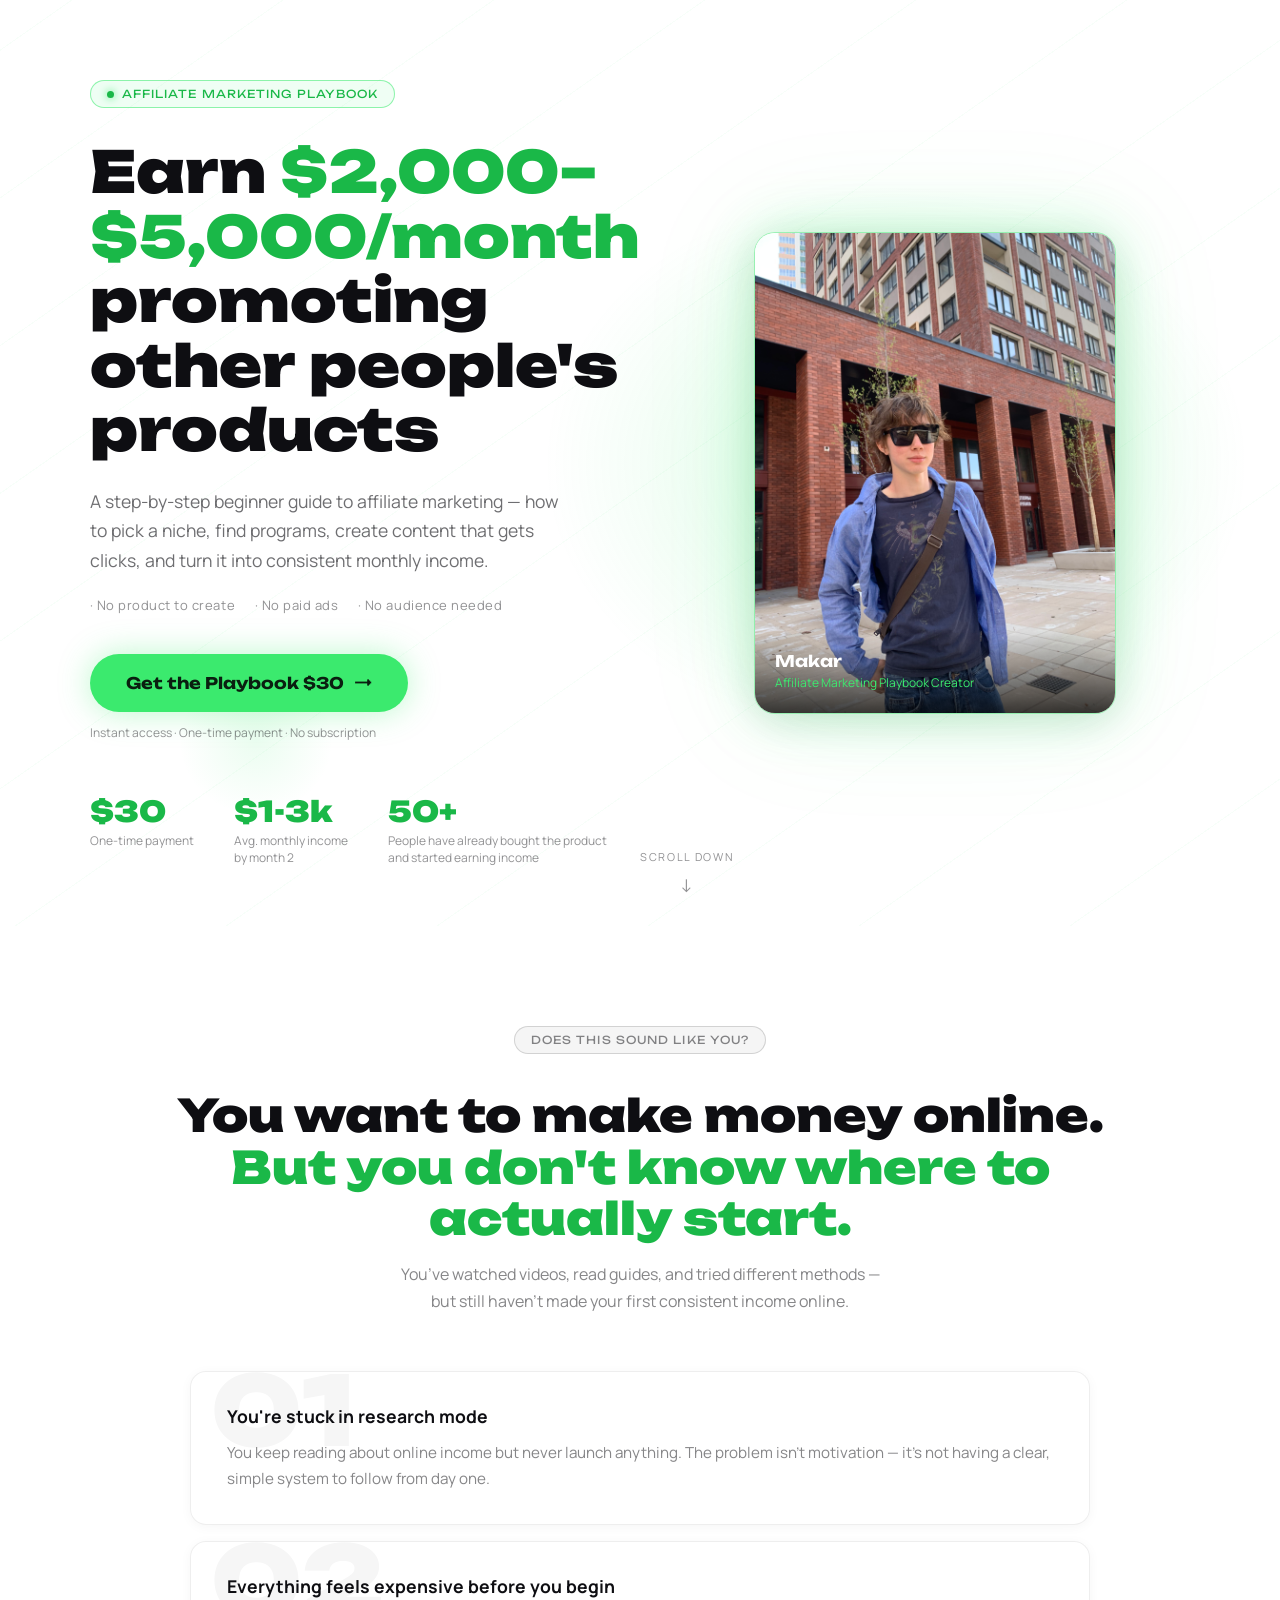
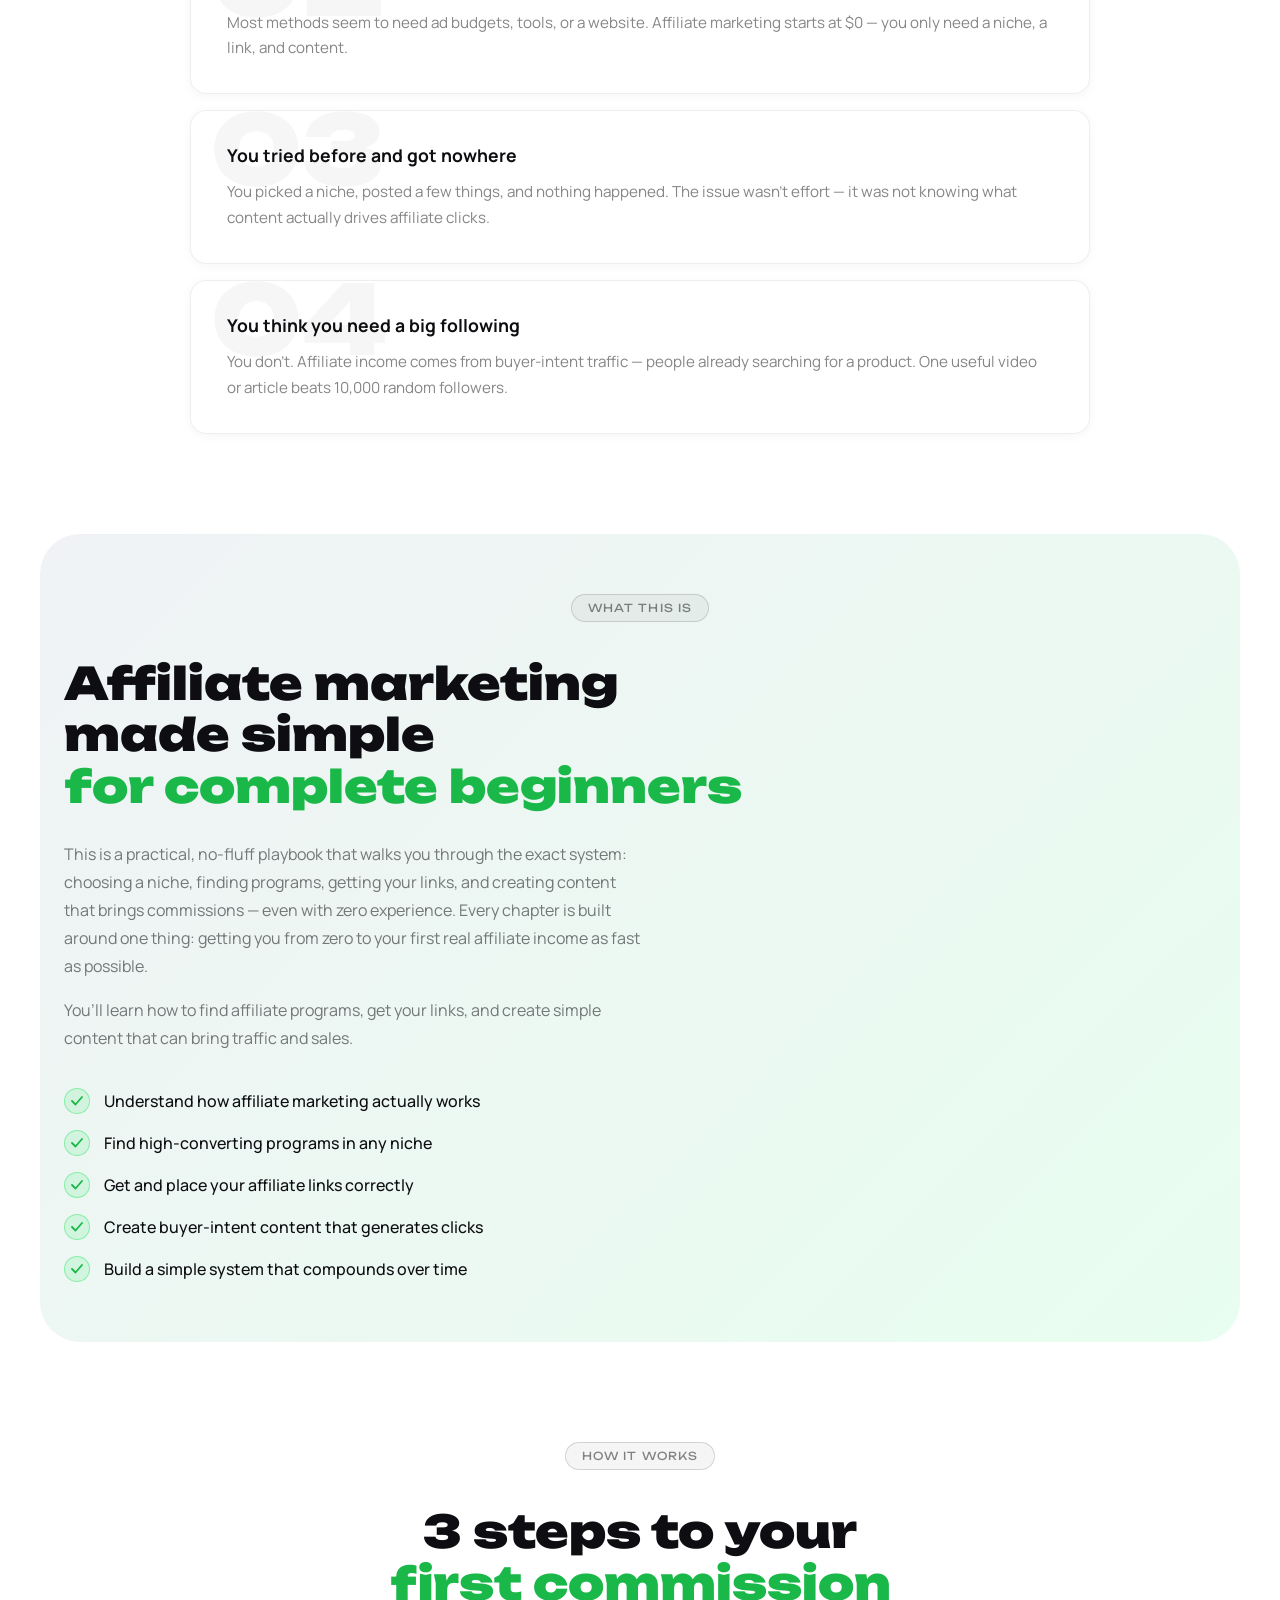
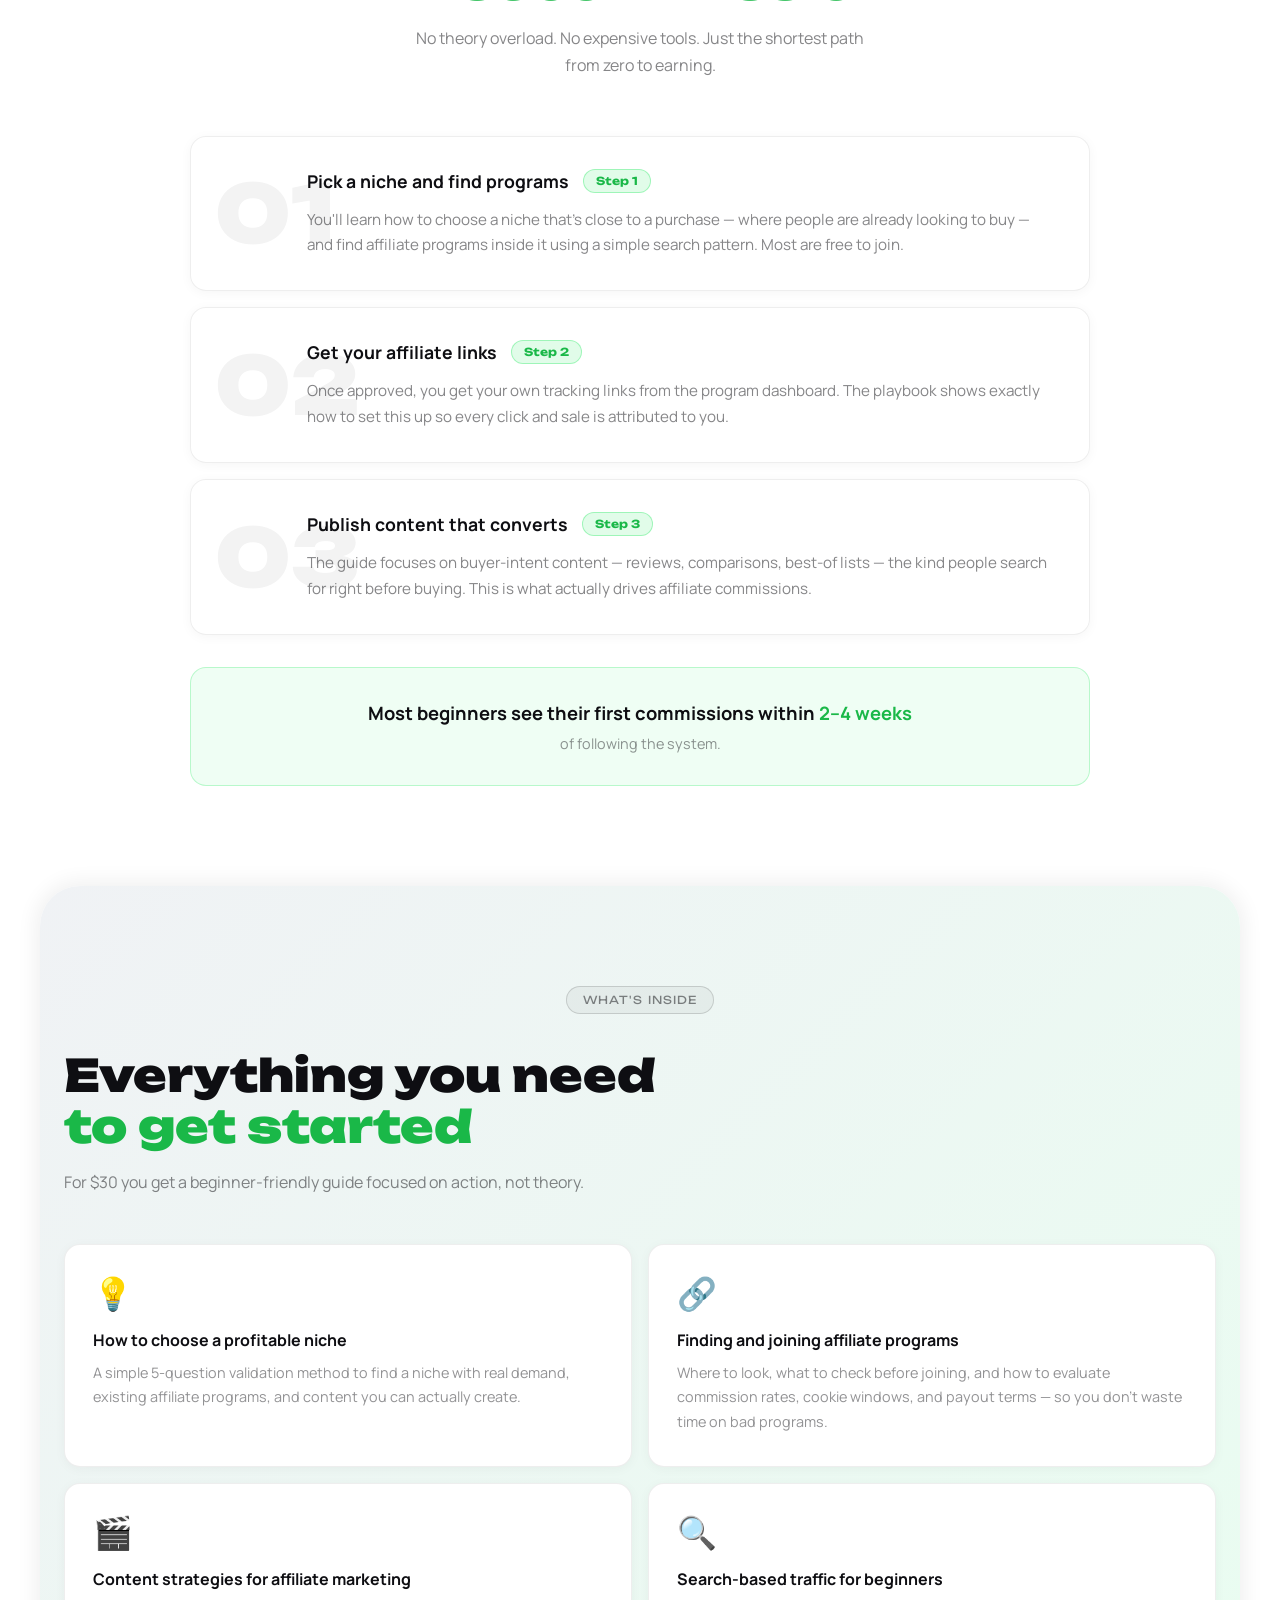
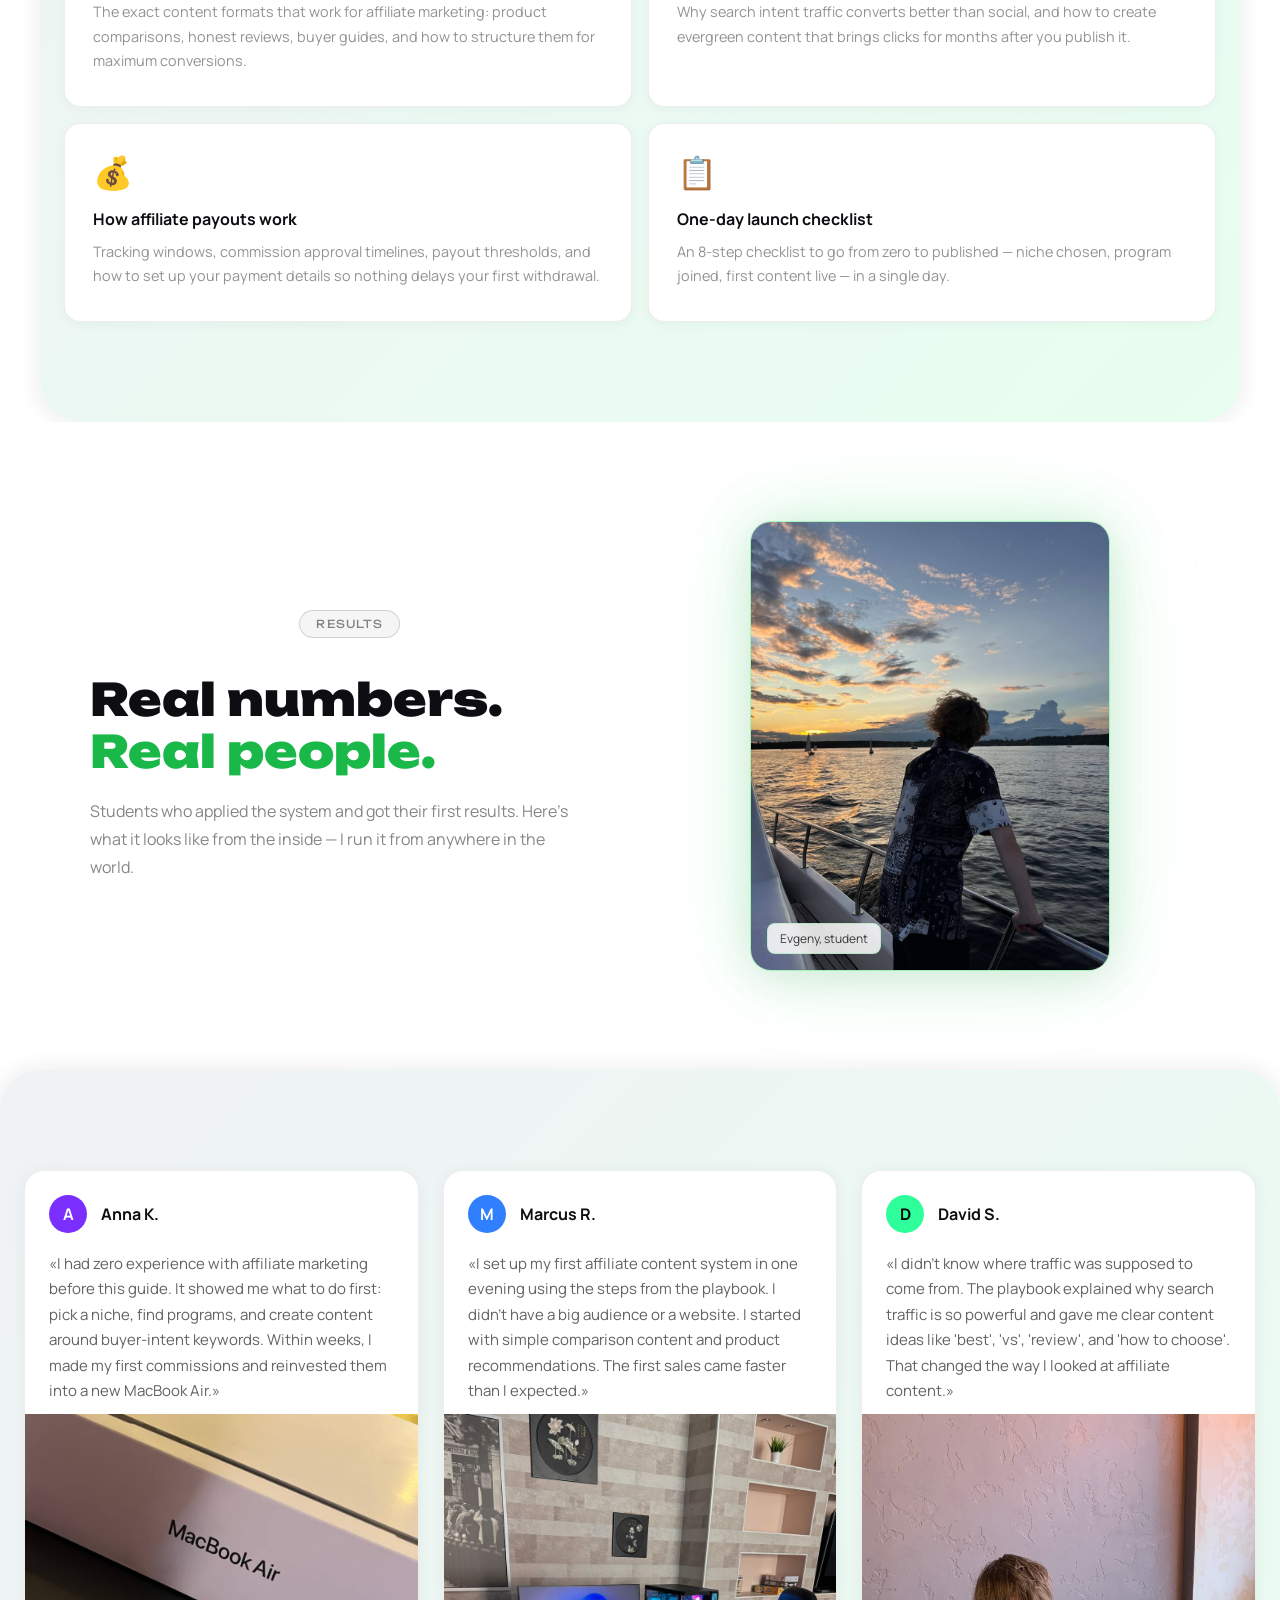
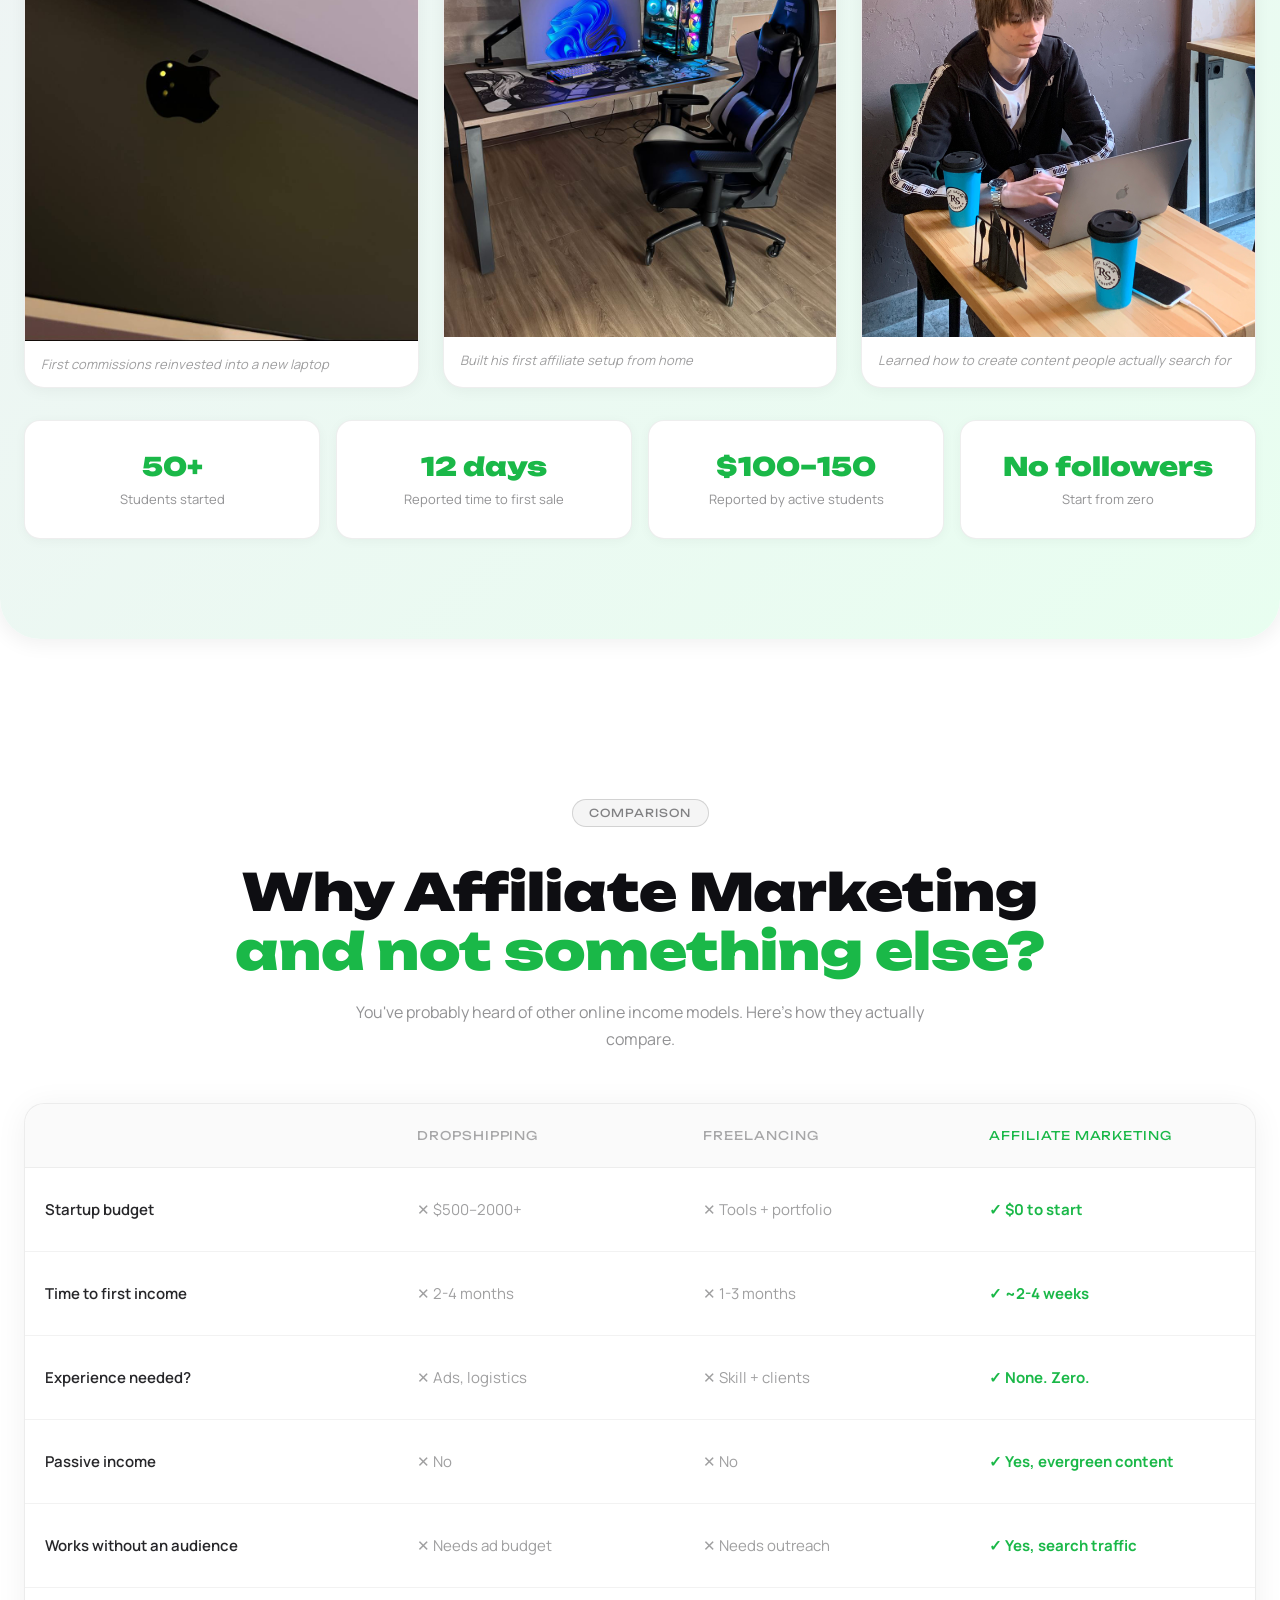
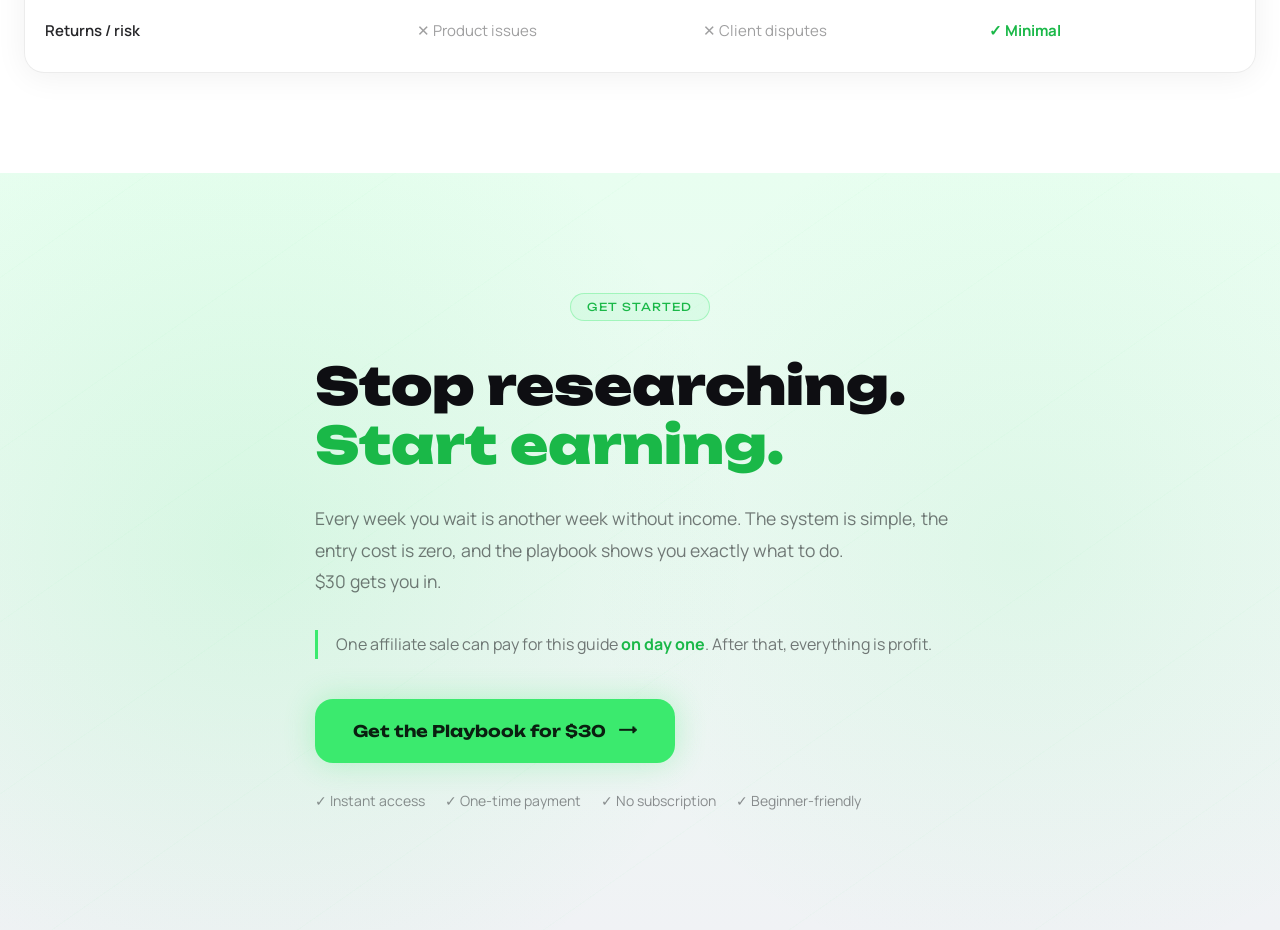
<file: index (2).html>
<!DOCTYPE html>
<html lang="ru">
<head>
  <meta charset="UTF-8">
  <meta name="viewport" content="width=device-width, initial-scale=1.0">
  <title>Affiliate marketing playbook</title>
  <link rel="preconnect" href="https://fonts.googleapis.com">
  <link href="https://fonts.googleapis.com/css2?family=Unbounded:wght@700;900&family=Manrope:wght@400;500;600&display=swap" rel="stylesheet">
  <link rel="stylesheet" href="style.css">
  <link rel="stylesheet" href="mobile_fix.css">
  <link rel="icon" type="image/png" href="iicon.png">
  <link rel="apple-touch-icon" href="iicon.png">
  <link rel="shortcut icon" href="iicon.png">
</head>
<body>

<!-- ───── HERO ───── -->
<section class="hero">

  <div class="hero-left">

    <div class="badge">
      <span class="badge-dot"></span>
      AFFILIATE MARKETING PLAYBOOK
    </div>

    <h1 class="hero-title">
      Earn <span class="accent">$2,000–$5,000/month</span><br>
       promoting other people's products
    </h1>

    <p class="hero-sub">
      A step-by-step beginner guide to affiliate marketing — how to pick a niche, find programs, create content that gets clicks, and turn it into consistent monthly income.
    </p>

    <p class="hero-micro">
<span>· No product to create</span>
<span>· No paid ads</span>
<span>· No audience needed</span>
    </p>

    <a href="https://app.lava.top/products/9e817cb9-c4a7-451c-b0ca-8f3cc62a3b73" class="btn-cta">
      Get the Playbook $30
      <span class="btn-arrow">⭢</span>
    </a>
    <span class="btn-hint">Instant access · One-time payment · No subscription</span>

    <div class="stats">
      <div>
        <div class="stat-val">$30</div>
        <div class="stat-label">One-time payment</div>
      </div>
      <div>
        <div class="stat-val">$1-3k</div>
        <div class="stat-label">Avg. monthly income  <br>by month 2</div>
      </div>
      <div>
        <div class="stat-val">50+</div>
        <div class="stat-label">People have already bought the product <br>and started earning income
        </div>
      </div>
    </div>

  </div>

  <div class="hero-right">

    <div class="photo-card">
      <img class="photo-img" src="IMG_9876.jpg" alt="Автор">
      <div class="photo-card-label">
        <div class="photo-card-name">Makar</div>
        <div class="photo-card-role">Affiliate Marketing Playbook Creator</div>
      </div>
    </div>

  </div>

  <div class="scroll-hint">
    SCROLL DOWN
    <span class="scroll-arrow">↓</span>
  </div>

</section>

<!-- ───── PAIN SECTION ───── -->
<section class="pain">

  <div class="section-badge">DOES THIS SOUND LIKE YOU?</div>

  <h2 class="pain-title">
    You want to make money online.

    <span class="accent">But you don't know where to <br>actually start.</span>
  </h2>

  <p class="pain-sub">
You’ve watched videos, read guides, and tried different methods — but still haven’t made your first consistent income online.
  </p>

  <div class="pain-cards">

    <div class="pain-card" data-num="01">
      <div class="pain-card-title">You're stuck in research mode</div>
      <div class="pain-card-text">You keep reading about online income but never launch anything. The problem isn't motivation — it's not having a clear, simple system to follow from day one.</div>
    </div>

    <div class="pain-card" data-num="02">
      <div class="pain-card-title">Everything feels expensive before you begin</div>
      <div class="pain-card-text">Most methods seem to need ad budgets, tools, or a website. Affiliate marketing starts at $0 — you only need a niche, a link, and content.</div>
    </div>

    <div class="pain-card" data-num="03">
      <div class="pain-card-title">You tried before and got nowhere</div>
      <div class="pain-card-text">You picked a niche, posted a few things, and nothing happened. The issue wasn't effort — it was not knowing what content actually drives affiliate clicks.</div>
    </div>

    <div class="pain-card" data-num="04">
      <div class="pain-card-title">You think you need a big following</div>
      <div class="pain-card-text">You don't. Affiliate income comes from buyer-intent traffic — people already searching for a product. One useful video or article beats 10,000 random followers.</div>
    </div>

  </div>

</section>

<!-- ───── WHAT THIS IS ───── -->
<section class="what">

  <div class="section-badge">WHAT THIS IS</div>

  <h2 class="what-title">
    Affiliate marketing <br>
    made simple <br>  <span class="accent">for complete beginners</span>
  </h2>

  <p class="what-desc">
This is a practical, no-fluff playbook that walks you through the exact system: choosing a niche, finding programs, getting your links, and creating content that brings commissions — even with zero experience.
Every chapter is built around one thing: getting you from zero to your first real affiliate income as fast as possible.
  </p>

  <p class="what-desc">
You’ll learn how to find affiliate programs, get your links, and create simple content that can bring traffic and sales.
  </p>

  <ul class="what-list">
    <li class="what-item">Understand how affiliate marketing actually works</li>
    <li class="what-item">Find high-converting programs in any niche</li>
    <li class="what-item">Get and place your affiliate links correctly</li>
    <li class="what-item">Create buyer-intent content that generates clicks</li>
    <li class="what-item">Build a simple system that compounds over time</li>
  </ul>

</section>

<!-- ───── HOW IT WORKS ───── -->
<section class="steps">

  <div class="section-badge">HOW IT WORKS</div>

  <h2 class="steps-title">
    3 steps to your <br>
    <span class="accent">first commission</span>
  </h2>

  <p class="steps-sub">
    No theory overload. No expensive tools. Just the shortest path from zero to earning.
  </p>

  <div class="steps-cards">

    <div class="step-card" data-num="01">
      <div class="step-head">
        <div class="step-title">Pick a niche and find programs</div>
        <div class="step-day">Step 1</div>
      </div>
      <div class="step-text">You'll learn how to choose a niche that's close to a purchase — where people are already looking to buy — and find affiliate programs inside it using a simple search pattern. Most are free to join.</div>
    </div>

    <div class="step-card" data-num="02">
      <div class="step-head">
        <div class="step-title">Get your affiliate links</div>
        <div class="step-day">Step 2</div>
      </div>
      <div class="step-text">Once approved, you get your own tracking links from the program dashboard. The playbook shows exactly how to set this up so every click and sale is attributed to you.</div>
    </div>

    <div class="step-card" data-num="03">
      <div class="step-head">
        <div class="step-title">Publish content that converts</div>
        <div class="step-day">Step 3</div>
      </div>
      <div class="step-text">The guide focuses on buyer-intent content — reviews, comparisons, best-of lists — the kind people search for right before buying. This is what actually drives affiliate commissions.</div>
    </div>

  </div>

  <div class="steps-result">
    <div class="steps-result-title">Most beginners see their first commissions within  <span class="accent">2–4 weeks</span></div>
    <div class="steps-result-sub">of following the system.</div>
  </div>

</section>

<!-- ───── WHAT'S INSIDE ───── -->
<section class="inside">

  <div class="section-badge">WHAT'S INSIDE</div>

  <h2 class="inside-title">
    Everything you need<br>
    <span class="accent">to get started</span>
  </h2>

  <p class="inside-sub">
    For $30 you get a beginner-friendly guide focused on action, not theory.
  </p>

  <div class="inside-grid">

    <div class="inside-card">
      <div class="inside-icon">💡</div>
      <div class="inside-card-title">How to choose a profitable niche</div>
      <div class="inside-card-text">A simple 5-question validation method to find a niche with real demand, existing affiliate programs, and content you can actually create.</div>
    </div>

    <div class="inside-card">
      <div class="inside-icon">🔗</div>
      <div class="inside-card-title">Finding and joining affiliate programs</div>
      <div class="inside-card-text">Where to look, what to check before joining, and how to evaluate commission rates, cookie windows, and payout terms — so you don't waste time on bad programs.</div>
    </div>

    <div class="inside-card">
      <div class="inside-icon">🎬</div>
      <div class="inside-card-title">Content strategies for affiliate marketing</div>
      <div class="inside-card-text">The exact content formats that work for affiliate marketing: product comparisons, honest reviews, buyer guides, and how to structure them for maximum conversions.</div>
    </div>

    <div class="inside-card">
      <div class="inside-icon">🔍</div>
      <div class="inside-card-title">Search-based traffic for beginners</div>
      <div class="inside-card-text">Why search intent traffic converts better than social, and how to create evergreen content that brings clicks for months after you publish it.</div>
    </div>

    <div class="inside-card">
      <div class="inside-icon">💰</div>
      <div class="inside-card-title">How affiliate payouts work</div>
      <div class="inside-card-text">Tracking windows, commission approval timelines, payout thresholds, and how to set up your payment details so nothing delays your first withdrawal.</div>
    </div>

    <div class="inside-card">
      <div class="inside-icon">📋</div>
      <div class="inside-card-title">One-day launch checklist</div>
      <div class="inside-card-text">An 8-step checklist to go from zero to published — niche chosen, program joined, first content live — in a single day.</div>
    </div>

  </div>

</section>

<!-- ───── RESULTS ───── -->
<section class="results">

  <div class="results-left">

    <div class="section-badge">RESULTS</div>

    <h2 class="results-title">
      Real numbers.<br>
      <span class="accent">Real people.</span>
    </h2>

    <p class="results-sub">
Students who applied the system and got their first results. Here's what it looks like from the inside — I run it from anywhere in the world.
    </p>

  </div>

<div class="results-right">
  <div class="results-photo-card">
    <img src="photoych.jpeg" alt="ученик">
    <div class="results-photo-location">Evgeny, student</div>
  </div>
</div>

</section>

<!-- ───── TESTIMONIALS ───── -->
<!-- ───── TESTIMONIALS ───── -->
<section class="testimonials">

  <div class="reviews-grid">

    <div class="review-card">
      <div class="review-top">
        <div class="review-avatar" style="background:#7b2fff;">A</div>
        <div class="review-author">
          <div class="review-name">Anna K.</div>
        </div>
      </div>
      <p class="review-text">«I had zero experience with affiliate marketing before this guide. It showed me what to do first: pick a niche, find programs, and create content around buyer-intent keywords. Within weeks, I made my first commissions and reinvested them into a new MacBook Air.»</p>
      <div class="review-img-wrap">
        <img src="photo3.jpeg" alt="">
        <div class="review-img-caption">First commissions reinvested into a new laptop</div>
      </div>
    </div>

    <div class="review-card review-card--active">
      <div class="review-top">
        <div class="review-avatar" style="background:#2f7fff;">M</div>
        <div class="review-author">
          <div class="review-name">Marcus R.</div>
        </div>
      </div>
      <p class="review-text">«I set up my first affiliate content system in one evening using the steps from the playbook. I didn't have a big audience or a website. I started with simple comparison content and product recommendations. The first sales came faster than I expected.»</p>
      <div class="review-img-wrap">
        <img src="photo4.jpeg" alt="">
        <div class="review-img-caption">Built his first affiliate setup from home</div>
      </div>
    </div>

    <div class="review-card">
      <div class="review-top">
        <div class="review-avatar" style="background:#2fff9b; color:#000;">D</div>
        <div class="review-author">
          <div class="review-name">David S.</div>
        </div>
      </div>
      <p class="review-text">«I didn't know where traffic was supposed to come from. The playbook explained why search traffic is so powerful and gave me clear content ideas like 'best', 'vs', 'review', and 'how to choose'. That changed the way I looked at affiliate content.»</p>
      <div class="review-img-wrap">
        <img src="IMG_9700.jpg" alt="">
        <div class="review-img-caption">Learned how to create content people actually search for</div>
      </div>
    </div>

  </div>

  <!-- статы -->
  <div class="reviews-stats">
    <div class="reviews-stat">
      <div class="reviews-stat-val">50+</div>
      <div class="reviews-stat-label">Students started</div>
    </div>
    <div class="reviews-stat">
      <div class="reviews-stat-val">12 days</div>
      <div class="reviews-stat-label">Reported time to first sale</div>
    </div>
    <div class="reviews-stat">
      <div class="reviews-stat-val">$100–150</div>
      <div class="reviews-stat-label">Reported by active students</div>
    </div>
    <div class="reviews-stat">
      <div class="reviews-stat-val">No followers</div>
      <div class="reviews-stat-label">Start from zero</div>
    </div>
  </div>

</section>

<!-- ───── COMPARISON ───── -->
<section class="comparison">

  <div class="section-badge">COMPARISON</div>

  <h2 class="comparison-title">
    Why <span class="white">Affiliate Marketing</span><br>
    <span class="accent">and not something else?</span>
  </h2>

  <p class="comparison-sub">
    You've probably heard of other online income models. Here's how they actually compare.
  </p>

  <div class="comparison-table">

    <div class="comparison-row comparison-head">
      <div></div>
      <div>DROPSHIPPING</div>
      <div>FREELANCING</div>
      <div class="highlight">AFFILIATE MARKETING</div>
    </div>

    <div class="comparison-row">
      <div>Startup budget</div>
      <div class="bad">✕ $500–2000+</div>
      <div class="bad">✕ Tools + portfolio</div>
      <div class="good">✓ $0 to start</div>
    </div>

    <div class="comparison-row">
      <div>Time to first income</div>
      <div class="bad">✕ 2-4 months</div>
      <div class="bad">✕ 1-3 months</div>
      <div class="good">✓ ~2-4 weeks</div>
    </div>

    <div class="comparison-row">
      <div>Experience needed?</div>
      <div class="bad">✕ Ads, logistics</div>
      <div class="bad">✕ Skill + clients</div>
      <div class="good">✓ None. Zero.</div>
    </div>

    <div class="comparison-row">
      <div>Passive income</div>
      <div class="bad">✕ No</div>
      <div class="bad">✕ No</div>
      <div class="good">✓ Yes, evergreen content</div>
    </div>

    <div class="comparison-row">
      <div>Works without an audience</div>
      <div class="bad">✕ Needs ad budget</div>
      <div class="bad">✕ Needs outreach</div>
      <div class="good">✓ Yes, search traffic</div>
    </div>

    <div class="comparison-row">
      <div>Returns / risk</div>
      <div class="bad">✕ Product issues</div>
      <div class="bad">✕ Client disputes</div>
      <div class="good">✓ Minimal</div>
    </div>

  </div>
</section>

<!-- ───── FINAL CTA ───── -->
<section class="final-cta">

  <div class="final-bg"></div>

  <div class="final-wrap">

    <div class="final-content">

      <div class="section-badge final-badge">GET STARTED</div>

      <h2 class="final-title">
        Stop researching.<br>
        <span class="accent">Start earning.</span>
      </h2>

      <p class="final-sub">
        Every week you wait is another week without income. The system is simple, the entry cost is zero, and the playbook shows you exactly what to do. <br> $30 gets you in.
      </p>

      <div class="final-note">
        One affiliate sale can pay for this guide <span>on day one</span>.
        After that, everything is profit.
      </div>

      <a href="https://app.lava.top/products/9e817cb9-c4a7-451c-b0ca-8f3cc62a3b73" class="final-btn">
        Get the Playbook for $30 
        <span>⭢</span>
      </a>

      <div class="final-features">
        <span>✓ Instant access</span>
        <span>✓ One-time payment</span>
        <span>✓ No subscription</span>
        <span>✓ Beginner-friendly</span>
      </div>

    </div>

  </div>

</section>

</body>
</html>
</file>
<file: style.css>
*, *::before, *::after { box-sizing: border-box; margin: 0; padding: 0; }

:root {
  --bg: #f0f2f5;
  --bg2: #ffffff;
  --accent: #3bea6e;
  --accent2: #29d45a;
  --accent-dark: #1ab848;
  --purple: #1a1a2e;
  --text: #0e0e12;
  --muted: rgba(14,14,18,0.45);
  --card-bg: rgba(255,255,255,0.85);
  --card-border: rgba(14,14,18,0.07);
  --shadow: 0 2px 24px rgba(59,234,110,0.10);
}

html { scroll-behavior: smooth; }

body {
  background: var(--bg2);
  color: var(--text);
  font-family: 'Manrope', sans-serif;
  min-height: 100vh;
  overflow-x: hidden;
}

/* ════════════════════════════
   HERO
════════════════════════════ */

.hero {
  min-height: 100vh;
  display: grid;
  grid-template-columns: 1fr 1fr;
  align-items: center;
  padding: 80px 7vw 60px;
  position: relative;
  gap: 40px;
  background: var(--bg2);
}

/* фоновые глоу-пятна */
.hero::before {
  content: '';
  position: absolute;
  inset: 0;
  background:
    radial-gradient(ellipse 55% 60% at 70% 50%, rgba(59,234,110,0.18) 0%, transparent 50%),
    radial-gradient(ellipse 30% 40% at 20% 80%, rgba(59,234,110,0.10) 0%, transparent 20%);
  pointer-events: none;
  z-index: 0;
}

/* тонкие диагональные линии */
.hero::after {
  content: '';
  position: absolute;
  inset: 0;
  background-image: repeating-linear-gradient(
    -35deg,
    transparent,
    transparent 120px,
    rgba(59,234,110,0.04) 120px,
    rgba(59,234,110,0.04) 121px
  );
  pointer-events: none;
  z-index: 0;
}

.hero-left,
.hero-right { position: relative; z-index: 1; }

/* ── бейдж ── */
.badge {
  display: inline-flex;
  align-items: center;
  gap: 8px;
  border: 1px solid rgba(59,234,110,0.55);
  border-radius: 100px;
  padding: 6px 16px;
  font-size: 11px;
  font-family: 'Unbounded', sans-serif;
  letter-spacing: 0.1em;
  color: var(--accent-dark);
  margin-bottom: 32px;
  animation: fadeUp 0.6s ease both;
  background: rgba(59,234,110,0.08);
}

.badge-dot {
  width: 7px;
  height: 7px;
  border-radius: 50%;
  background: var(--accent-dark);
  box-shadow: 0 0 8px var(--accent);
  animation: pulse 2s infinite;
}

/* ── заголовок ── */
.hero-title {
  font-family: 'Unbounded', sans-serif;
  font-size: clamp(2.2rem, 4.5vw, 3.6rem);
  font-weight: 900;
  line-height: 1.12;
  margin-bottom: 24px;
  color: var(--text);
  animation: fadeUp 0.6s 0.1s ease both;
}

.hero-title .accent { color: var(--accent-dark); }

.hero-sub {
  font-size: clamp(0.95rem, 1.4vw, 1.1rem);
  color: rgba(14,14,18,0.6);
  line-height: 1.7;
  max-width: 480px;
  margin-bottom: 20px;
  animation: fadeUp 0.6s 0.2s ease both;
}

.hero-micro {
  font-size: 13px;
  color: var(--muted);
  letter-spacing: 0.04em;
  margin-bottom: 40px;
  animation: fadeUp 0.6s 0.25s ease both;
}

.hero-micro span { margin-right: 16px; }

/* ── CTA кнопка ── */
.btn-cta {
  display: inline-flex;
  align-items: center;
  gap: 10px;
  background: var(--accent);
  color: #0a1f10;
  font-family: 'Unbounded', sans-serif;
  font-size: 1rem;
  font-weight: 700;
  padding: 18px 36px;
  border-radius: 100px;
  text-decoration: none;
  transition: transform 0.2s, box-shadow 0.2s, background 0.2s;
  box-shadow: 0 0 32px rgba(59,234,110,0.35);
  animation: fadeUp 0.6s 0.3s ease both;
}

.btn-cta:hover {
  background: var(--accent2);
  transform: translateY(-2px) scale(1.02);
  box-shadow: 0 0 48px rgba(59,234,110,0.55);
}

.btn-arrow {
  font-size: 1.1rem;
  transition: transform 0.2s;
}

.btn-cta:hover .btn-arrow { transform: translateX(4px); }

.btn-hint {
  display: block;
  margin-top: 12px;
  font-size: 12px;
  color: var(--muted);
  animation: fadeUp 0.6s 0.35s ease both;
}

/* ── статы ── */
.stats {
  display: flex;
  gap: 40px;
  margin-top: 56px;
  animation: fadeUp 0.6s 0.4s ease both;
}

.stat-val {
  font-family: 'Unbounded', sans-serif;
  font-size: 1.8rem;
  font-weight: 900;
  color: var(--accent-dark);
  line-height: 1;
  margin-bottom: 6px;
}

.stat-label {
  font-size: 12px;
  color: var(--muted);
  white-space: nowrap;
}

/* ── фото карточка ── */
.hero-right {
  display: flex;
  justify-content: center;
  align-items: center;
  animation: fadeUp 0.7s 0.15s ease both;
  position: relative;
}

.photo-card {
  position: relative;
  width: clamp(260px, 30vw, 360px);
  border-radius: 20px;
  overflow: hidden;
  box-shadow:
    0 0 0 1px rgba(59,234,110,0.4),
    0 0 60px rgba(59,234,110,0.25),
    0 0 120px rgba(59,234,110,0.10),
    0 8px 40px rgba(0,0,0,0.10);
}

.photo-img {
  width: 100%;
  display: block;
  aspect-ratio: 3/4;
  object-fit: cover;
}

.photo-card-label {
  position: absolute;
  bottom: 0; left: 0; right: 0;
  padding: 20px 20px 22px;
  background: linear-gradient(to top, rgba(0,0,0,0.75) 0%, transparent 100%);
}

.photo-card-name {
  font-family: 'Unbounded', sans-serif;
  font-size: 1rem;
  font-weight: 700;
  color: #fff;
}

.photo-card-role {
  font-size: 12px;
  color: var(--accent);
  margin-top: 3px;
}

/* ── scroll hint ── */
.scroll-hint {
  position: absolute;
  bottom: 30px;
  left: 50%;
  transform: translateX(-50%);
  display: flex;
  flex-direction: column;
  align-items: center;
  gap: 8px;
  color: var(--muted);
  font-size: 11px;
  letter-spacing: 0.15em;
  z-index: 1;
  animation: fadeUp 0.6s 0.8s ease both;
}

.scroll-arrow {
  animation: bounce 1.5s ease-in-out infinite;
  font-size: 18px;
}

/* ════════════════════════════
   PAIN SECTION
════════════════════════════ */

.pain {
  padding: 100px 7vw;
  position: relative;
  background: var(--bg2);
}

.section-badge {
  display: inline-flex;
  align-items: center;
  gap: 8px;
  border: 1px solid rgba(14,14,18,0.15);
  border-radius: 100px;
  padding: 6px 16px;
  font-size: 11px;
  font-family: 'Unbounded', sans-serif;
  letter-spacing: 0.1em;
  color: rgba(14,14,18,0.5);
  margin-bottom: 36px;
  background: rgba(14,14,18,0.04);
}

.section-badgeone {
  display: inline-flex;
  align-items: center;
  gap: 8px;
  border: 1px solid rgba(14,14,18,0.15);
  border-radius: 100px;
  padding: 6px 16px;
  font-size: 11px;
  font-family: 'Unbounded', sans-serif;
  letter-spacing: 0.1em;
  color: rgba(14,14,18,0.5);
  margin-bottom: 36px;
  background: rgba(14,14,18,0.04);
}

.pain-title {
  font-family: 'Unbounded', sans-serif;
  font-size: clamp(1.8rem, 3.5vw, 3rem);
  font-weight: 900;
  line-height: 1.15;
  margin-bottom: 16px;
  color: var(--text);
}

.pain-title .accent {
  color: var(--accent-dark);
  display: block;
}

.pain-sub {
  font-size: 1rem;
  color: rgba(14,14,18,0.5);
  line-height: 1.7;
  max-width: 500px;
  margin-bottom: 56px;
}

.pain-cards {
  display: flex;
  flex-direction: column;
  gap: 16px;
  max-width: 900px;
}

.pain-card {
  background: var(--card-bg);
  border: 1px solid var(--card-border);
  border-radius: 16px;
  padding: 32px 36px;
  position: relative;
  cursor: default;
  transition: border-color 0.3s ease, background 0.3s ease, transform 0.2s ease;
  overflow: hidden;
  box-shadow: 0 2px 12px rgba(0,0,0,0.04);
}

.pain-card::before {
  content: attr(data-num);
  position: absolute;
  top: -10px; left: 20px;
  font-family: 'Unbounded', sans-serif;
  font-size: 6rem;
  font-weight: 900;
  color: rgba(14,14,18,0.04);
  line-height: 1;
  pointer-events: none;
  transition: color 0.3s ease;
}

.pain-card:hover {
  border-color: var(--accent);
  background: rgba(59,234,110,0.04);
  transform: translateX(6px);
}

.pain-card:hover::before {
  color: rgba(59,234,110,0.12);
}

.pain-card-title {
  font-family: 'Manrope', sans-serif;
  font-size: 1.1rem;
  font-weight: 700;
  margin-bottom: 12px;
  position: relative;
  color: var(--text);
}

.pain-card-text {
  font-size: 0.95rem;
  color: rgba(14,14,18,0.5);
  line-height: 1.7;
  position: relative;
}

/* ════════════════════════════
   WHAT THIS IS
════════════════════════════ */

.what {
    max-width: 1200px; /* Или любая другая ширина */
    width: 90%;       /* Чтобы были зазоры по бокам на мобильных */
    margin: 50px auto; /* 50px сверху/снизу, auto по бокам */
    
    /* Ваши стили из скриншота */
    background: linear-gradient(135deg, #f0f2f5 0%, #e8fef0 100%);
    border-radius: 40px;
    padding: 60px; /* Уменьшите padding, если он съедает всё пространство */
}

.what-title {
  font-family: 'Unbounded', sans-serif;
  font-size: clamp(1.8rem, 3.5vw, 3rem);
  font-weight: 900;
  line-height: 1.15;
  margin-bottom: 28px;
  color: var(--text);
}

.what-title .accent { color: var(--accent-dark); }

.what-desc {
  font-size: 1rem;
  color: rgba(14,14,18,0.55);
  line-height: 1.75;
  max-width: 580px;
  margin-bottom: 16px;
}

.what-desc strong {
  color: var(--text);
  font-weight: 700;
}

.what-list {
  list-style: none;
  margin-top: 36px;
  display: flex;
  flex-direction: column;
  gap: 16px;
}

.what-item {
  display: flex;
  align-items: center;
  gap: 14px;
  font-size: 1rem;
  font-weight: 500;
  color: var(--text);
}

.what-item::before {
  content: '';
  flex-shrink: 0;
  width: 26px;
  height: 26px;
  border-radius: 50%;
  background: rgba(59,234,110,0.15);
  border: 1.5px solid rgba(59,234,110,0.5);
  background-image: url("data:image/svg+xml,%3Csvg xmlns='http://www.w3.org/2000/svg' viewBox='0 0 12 10'%3E%3Cpath d='M1 5l3.5 3.5L11 1' stroke='%231ab848' stroke-width='1.8' fill='none' stroke-linecap='round' stroke-linejoin='round'/%3E%3C/svg%3E");
  background-repeat: no-repeat;
  background-position: center;
  background-size: 12px;
}

/* ════════════════════════════
   HOW IT WORKS
════════════════════════════ */

.steps {
  padding: 100px 7vw;
  background: var(--bg2);
}

.steps-title {
  font-family: 'Unbounded', sans-serif;
  font-size: clamp(1.8rem, 3.5vw, 3rem);
  font-weight: 900;
  line-height: 1.15;
  margin-bottom: 16px;
  color: var(--text);
}

.steps-title .accent { color: var(--accent-dark); }

.steps-sub {
  font-size: 1rem;
  color: rgba(14,14,18,0.5);
  line-height: 1.7;
  max-width: 460px;
  margin-bottom: 56px;
}

.steps-cards {
  display: flex;
  flex-direction: column;
  gap: 16px;
  max-width: 900px;
}

.step-card {
  background: var(--card-bg);
  border: 1px solid var(--card-border);
  border-radius: 16px;
  padding: 32px 36px;
  position: relative;
  overflow: hidden;
  transition: border-color 0.3s ease, background 0.3s ease, transform 0.2s ease;
  box-shadow: 0 2px 12px rgba(0,0,0,0.04);
}

.step-card::before {
  content: attr(data-num);
  position: absolute;
  top: 50%;
  left: 24px;
  transform: translateY(-50%);
  font-family: 'Unbounded', sans-serif;
  font-size: 5rem;
  font-weight: 900;
  color: rgba(14,14,18,0.05);
  line-height: 1;
  pointer-events: none;
  transition: color 0.3s ease;
}

.step-card:hover {
  border-color: var(--accent);
  background: rgba(59,234,110,0.04);
  transform: translateX(6px);
}

.step-card:hover::before {
  color: rgba(59,234,110,0.12);
}

.step-head {
  display: flex;
  align-items: center;
  gap: 14px;
  margin-bottom: 14px;
  padding-left: 80px;
}

.step-title {
  font-family: 'Manrope', sans-serif;
  font-size: 1.1rem;
  font-weight: 700;
  color: var(--text);
}

.step-day {
  background: rgba(59,234,110,0.15);
  border: 1px solid rgba(59,234,110,0.4);
  color: var(--accent-dark);
  font-size: 11px;
  font-family: 'Unbounded', sans-serif;
  font-weight: 700;
  padding: 4px 12px;
  border-radius: 100px;
  white-space: nowrap;
}

.step-text {
  font-size: 0.95rem;
  color: rgba(14,14,18,0.5);
  line-height: 1.7;
  padding-left: 80px;
}

@media (max-width: 768px) {
  .step-head,
  .step-text { padding-left: 0; }
  .step-card::before { display: none; }
}

.steps-result {
  max-width: 900px;
  margin-top: 16px;
  background: rgba(59,234,110,0.08);
  border: 1px solid rgba(59,234,110,0.3);
  border-radius: 16px;
  padding: 32px 36px;
  text-align: center;
}

.steps-result-title {
  font-family: 'Manrope', sans-serif;
  font-size: 1.15rem;
  font-weight: 700;
  margin-bottom: 8px;
  color: var(--text);
}

.steps-result-title .accent { color: var(--accent-dark); }

.steps-result-sub {
  font-size: 0.9rem;
  color: rgba(14,14,18,0.45);
}

/* ════════════════════════════
   WHAT'S INSIDE
════════════════════════════ */

.inside {
  padding: 100px 7vw;
  background: linear-gradient(135deg, #f0f2f5 0%, #e8fef0 100%);
  box-shadow: 0 0 20px 5px rgba(0, 0, 0, 0.06);
  border-radius: 40px;
}

.inside-title {
  font-family: 'Unbounded', sans-serif;
  font-size: clamp(1.8rem, 3.5vw, 3rem);
  font-weight: 900;
  line-height: 1.15;
  margin-bottom: 16px;
  color: var(--text);
}

.inside-title .accent { color: var(--accent-dark); }

.inside-sub {
  font-size: 1rem;
  color: rgba(14,14,18,0.5);
  line-height: 1.7;
  max-width: 560px;
  margin-bottom: 48px;
}

.inside-grid {
  display: grid;
  grid-template-columns: 1fr 1fr;
  gap: 16px;
}

.inside-card {
  background: var(--bg2);
  border: 1px solid var(--card-border);
  border-radius: 16px;
  padding: 32px 28px;
  transition: border-color 0.3s ease, background 0.3s ease, transform 0.2s ease;
  cursor: default;
  box-shadow: 0 2px 12px rgba(0,0,0,0.04);
}

.inside-card:hover {
  border-color: var(--accent);
  background: rgba(59,234,110,0.04);
  transform: translateY(-4px);
}

.inside-icon {
  font-size: 2rem;
  margin-bottom: 20px;
  line-height: 1;
}

.inside-card-title {
  font-family: 'Manrope', sans-serif;
  font-size: 1rem;
  font-weight: 700;
  margin-bottom: 10px;
  color: var(--text);
}

.inside-card-text {
  font-size: 0.9rem;
  color: rgba(14,14,18,0.45);
  line-height: 1.7;
}

@media (max-width: 768px) {
  .inside-grid { grid-template-columns: 1fr; }
}

/* ════════════════════════════
   RESULTS
════════════════════════════ */

.results {
  padding: 100px 7vw;
  display: grid;
  grid-template-columns: 1fr 1fr;
  align-items: center;
  gap: 60px;
  background: var(--bg2);
}

.results-title {
  font-family: 'Unbounded', sans-serif;
  font-size: clamp(1.8rem, 3.5vw, 3rem);
  font-weight: 900;
  line-height: 1.15;
  margin-bottom: 20px;
  color: var(--text);
}

.results-title .accent { color: var(--accent-dark); }

.results-sub {
  font-size: 1rem;
  color: rgba(14,14,18,0.5);
  line-height: 1.75;
  max-width: 480px;
}

.results-right {
  display: flex;
  justify-content: center;
}

.results-photo-card {
  position: relative;
  width: clamp(260px, 28vw, 380px);
  border-radius: 20px;
  overflow: hidden;
  box-shadow:
    0 0 0 1px rgba(59,234,110,0.35),
    0 0 60px rgba(59,234,110,0.20),
    0 0 120px rgba(59,234,110,0.08),
    0 8px 40px rgba(0,0,0,0.08);
}

.results-photo-card img {
  width: 100%;
  display: block;
  aspect-ratio: 4/5;
  object-fit: cover;
}

.results-photo-location {
  position: absolute;
  bottom: 16px;
  left: 16px;
  background: rgba(255,255,255,0.85);
  backdrop-filter: blur(8px);
  border: 1px solid rgba(59,234,110,0.25);
  border-radius: 8px;
  padding: 6px 12px;
  font-size: 12px;
  color: rgba(14,14,18,0.8);
}

@media (max-width: 768px) {
  .results {
    grid-template-columns: 1fr;
    gap: 40px;
  }
  .results-photo-card { width: clamp(220px, 70vw, 320px); }
}

/* ════════════════════════════
   TESTIMONIALS
════════════════════════════ */

.testimonials {
  width: min(1400px, 100%);
  margin: 0 auto;
  padding: 100px 24px;
  background: linear-gradient(135deg, #f0f2f5 0%, #e8fef0 100%);
  border-radius: 40px;
  box-shadow: 0 0 20px 5px rgba(0, 0, 0, 0.06);
  margin-bottom: 60px;
}

.reviews-grid {
  display: grid;
  gap: 24px;
  margin-bottom: 32px;
  grid-template-columns: repeat(3, 1fr) !important;
}

.review-card {
  background: var(--bg2);
  border: 1px solid var(--card-border);
  border-radius: 20px;
  overflow: hidden;
  transition: 0.3s ease;
  box-shadow: 0 2px 16px rgba(0,0,0,0.05);
}

.review-card:hover {
  transform: translateY(-4px);
  border-color: rgba(59,234,110,0.4);
  box-shadow: 0 8px 32px rgba(59,234,110,0.12);
}

.review-top {
  display: flex;
  align-items: center;
  gap: 14px;
  padding: 24px 24px 18px;
}

.review-avatar {
  width: 38px;
  height: 38px;
  border-radius: 50%;
  display: flex;
  align-items: center;
  justify-content: center;
  color: #fff;
  font-weight: 700;
}

.review-author {
  flex: 1;
}

.review-name {
  font-weight: 700;
  color: var(--text);
}

.review-earned {
  font-size: 14px;
  color: var(--accent-dark);
}

.review-days {
  font-size: 12px;
  color: rgba(14,14,18,0.5);
  background: rgba(14,14,18,0.05);
  padding: 6px 10px;
  border-radius: 999px;
}

.review-text {
  padding: 0 24px;
  font-size: 15px;
  line-height: 1.7;
  color: rgba(14,14,18,0.65);
  min-height: 120px;
}

.review-stars {
  padding: 18px 24px;
  color: #f0a500;
  font-size: 18px;
}

.review-img-wrap {
  margin-top: 10px;
}

.review-img-placeholder {
  width: 100%;
  aspect-ratio: 4/3;
  background: #f0f2f5;
}

.review-img-placeholder img {
  max-height: 260px;
  width: 100%;       /* картинка подстраивается под ширину блока */
  height: 280px;      /* если нужна высота */
  object-fit: cover; /* заполняет блок без искажений */
  display: block;    /* убирает лишний отступ снизу */

}

.review-img-wrap img {
  width: 100%;
  display: block;
  object-fit: cover;
}

.review-img-caption {
  padding: 14px 16px;
  font-size: 13px;
  color: rgba(14,14,18,0.4);
  font-style: italic;
}

.reviews-stats {
  display: grid;
  grid-template-columns: repeat(4, 1fr);
  gap: 16px;
}

.reviews-stat {
  background: var(--bg2);
  border: 1px solid var(--card-border);
  border-radius: 16px;
  padding: 30px 20px;
  text-align: center;
  box-shadow: 0 2px 12px rgba(0,0,0,0.04);
}

.reviews-stat-val {
  font-family: 'Unbounded', sans-serif;
  font-size: clamp(1.6rem, 2vw, 2rem);
  font-weight: 900;
  color: var(--accent-dark);
  margin-bottom: 8px;
}

.reviews-stat-label {
  font-size: 13px;
  color: rgba(14,14,18,0.45);
}

@media (max-width: 1100px) {
  .reviews-grid {
    grid-template-columns: 1fr;
  }
  .reviews-stats {
    grid-template-columns: repeat(2, 1fr);
  }
}

@media (max-width: 768px) {
  .testimonials {
    padding: 70px 16px;
  }
  .reviews-stats {
    grid-template-columns: 1fr;
  }
}

/* ════════════════════════════
   COMPARISON
════════════════════════════ */

.comparison {
  width: min(1400px, 100%);
  margin: 0 auto;
  padding: 100px 24px;
  background: var(--bg2);
}

.comparison-title {
  font-family: 'Unbounded', sans-serif;
  font-size: clamp(2rem, 4vw, 3.5rem);
  font-weight: 900;
  line-height: 1.15;
  margin-bottom: 18px;
  color: var(--text);
}

.comparison-title .white {
  color: var(--text);
}

.comparison-title .accent {
  color: var(--accent-dark);
}

.comparison-sub {
  font-size: 1rem;
  color: rgba(14,14,18,0.45);
  line-height: 1.7;
  margin-bottom: 50px;
  max-width: 600px;
}

.comparison-table {
  border: 1px solid rgba(14,14,18,0.08);
  border-radius: 20px;
  overflow: hidden;
  background: var(--card-bg);
  backdrop-filter: blur(8px);
  box-shadow: 0 4px 32px rgba(0,0,0,0.06);
}

.comparison-row {
  display: grid;
  grid-template-columns: 1.3fr 1fr 1fr 1fr;
  align-items: center;
  min-height: 84px;
  border-bottom: 1px solid rgba(14,14,18,0.05);
}

.comparison-row:last-child {
  border-bottom: none;
}

.comparison-row > div {
  padding: 24px 20px;
  font-size: 15px;
}

.comparison-row > div:first-child {
  color: rgba(14,14,18,0.9);
  font-weight: 600;
}

.comparison-head {
  min-height: 60px;
  background: rgba(14,14,18,0.02);
}

.comparison-head div {
  font-family: 'Unbounded', sans-serif;
  font-size: 12px;
  letter-spacing: 0.08em;
  color: rgba(14,14,18,0.35);
}

.comparison-head .highlight {
  color: var(--accent-dark);
}

.bad {
  color: rgba(14,14,18,0.4);
}

.good {
  color: var(--accent-dark);
  font-weight: 700;
}

.comparison-row:hover {
  background: rgba(59,234,110,0.03);
}

@media (max-width: 900px) {
  .comparison-table {
    overflow-x: auto;
  }
  .comparison-row {
    min-width: 850px;
  }
}

@media (max-width: 768px) {
  .comparison {
    padding: 70px 16px;
  }
  .comparison-title {
    font-size: 2rem;
  }
}

/* ════════════════════════════
   FINAL CTA
════════════════════════════ */

.final-cta {
  position: relative;
  padding: 120px 24px;
  overflow: hidden;
}

.final-bg {
  position: absolute;
  inset: 0;
  background:
    radial-gradient(circle at 20% 50%, rgba(59,234,110,0.12), transparent 45%),
    radial-gradient(circle at 80% 50%, rgba(59,234,110,0.08), transparent 40%),
    linear-gradient(180deg, #e8fef0 0%, #f0f2f5 100%);
  z-index: 0;
}

.final-bg::before {
  content: '';
  position: absolute;
  inset: 0;
  background-image: repeating-linear-gradient(
    -35deg,
    transparent,
    transparent 140px,
    rgba(59,234,110,0.04) 140px,
    rgba(59,234,110,0.04) 141px
  );
  opacity: 0.6;
}

.final-wrap {
  position: relative;
  z-index: 1;
  width: min(1200px, 100%);
  margin: 0 auto;
  display: flex;
  flex-direction: column;
  align-items: center;
  text-align: left;
}

.final-photo-card {
  width: clamp(220px, 25vw, 320px);
  border-radius: 22px;
  overflow: hidden;
  margin-bottom: 60px;
  box-shadow:
    0 0 0 1px rgba(59,234,110,0.35),
    0 0 40px rgba(59,234,110,0.25),
    0 0 90px rgba(59,234,110,0.12),
    0 8px 40px rgba(0,0,0,0.08);
}

.final-photo-card img {
  width: 100%;
  display: block;
  aspect-ratio: 4/5;
  object-fit: cover;
}

.final-content {
  max-width: 700px;
}

.final-badge {
  border-color: rgba(59,234,110,0.35);
  color: var(--accent-dark);
  background: rgba(59,234,110,0.08);
}

.final-title {
  font-family: 'Unbounded', sans-serif;
  font-size: clamp(2rem, 4vw, 4rem);
  line-height: 1.15;
  font-weight: 900;
  margin-bottom: 28px;
  color: var(--text);
}

.final-title .accent {
  color: var(--accent-dark);
}

.final-sub {
  font-size: 1.1rem;
  line-height: 1.8;
  color: rgba(14,14,18,0.55);
  max-width: 650px;
  margin-bottom: 32px;
}

.final-note {
  border-left: 3px solid var(--accent);
  padding-left: 18px;
  font-size: 1rem;
  line-height: 1.8;
  color: rgba(14,14,18,0.55);
  margin-bottom: 40px;
}

.final-note span {
  color: var(--accent-dark);
  font-weight: 700;
}

.final-btn {
  display: inline-flex;
  align-items: center;
  gap: 12px;
  background: var(--accent);
  color: #0a1f10;
  font-family: 'Unbounded', sans-serif;
  font-weight: 700;
  font-size: 1rem;
  padding: 20px 38px;
  border-radius: 18px;
  text-decoration: none;
  box-shadow: 0 0 30px rgba(59,234,110,0.3);
  transition: 0.25s ease;
}

.final-btn:hover {
  transform: translateY(-3px);
  background: var(--accent2);
  box-shadow: 0 0 45px rgba(59,234,110,0.45);
}

.final-btn span {
  font-size: 1.2rem;
}

.final-features {
  margin-top: 28px;
  display: flex;
  flex-wrap: wrap;
  gap: 20px;
  font-size: 14px;
  color: rgba(14,14,18,0.45);
}

@media (max-width: 768px) {
  .final-cta {
    padding: 80px 16px;
  }
  .final-wrap {
    text-align: center;
  }
  .final-content {
    max-width: 100%;
  }
  .final-title {
    font-size: 2rem;
  }
  .final-sub,
  .final-note {
    font-size: 0.95rem;
  }
  .final-btn {
    width: 100%;
    justify-content: center;
  }
  .final-features {
    justify-content: center;
    gap: 12px;
    font-size: 13px;
  }
}

/* ════════════════════════════
   ЦЕНТРОВКА СЕКЦИЙ
════════════════════════════ */

.hero,
.results {
  width: 100%;
  max-width: none;
}

.pain,
.what,
.steps,
.inside {
  width: min(1200px, 100%);
  margin: 0 auto;
  padding-left: 24px;
  padding-right: 24px;
}

.pain-cards,
.steps-cards,
.inside-grid {
  margin: 0 auto;
}

@media (max-width: 768px) {
  .pain,
  .what,
  .steps,
  .inside {
    padding-left: 16px;
    padding-right: 16px;
  }
}

.steps-cards {
  max-width: 900px;
  margin: 0 auto;
}

.steps-result {
  max-width: 900px;
  margin: 32px auto 0;
}

/* ════════════════════════════
   АНИМАЦИИ
════════════════════════════ */

@keyframes fadeUp {
  from { opacity: 0; transform: translateY(24px); }
  to   { opacity: 1; transform: translateY(0); }
}

@keyframes pulse {
  0%,100% { opacity: 1; transform: scale(1); }
  50%     { opacity: 0.5; transform: scale(1.3); }
}

@keyframes float {
  0%,100% { transform: translateY(0); }
  50%     { transform: translateY(-8px); }
}

@keyframes bounce {
  0%,100% { transform: translateY(0); }
  50%     { transform: translateY(6px); }
}

/* ════════════════════════════
   АДАПТИВ
════════════════════════════ */

@media (max-width: 768px) {
  .hero {
    grid-template-columns: 1fr;
    padding: 80px 6vw 100px;
    text-align: center;
  }

  .hero-left { order: 2; }
  .hero-right { order: 1; }
  .hero-sub { margin: 0 auto 20px; }
  .stats { justify-content: center; gap: 28px; }
  .float-badge { right: 0; top: 10px; }
  .photo-card { width: clamp(220px, 60vw, 300px); }
  .btn-cta { width: 100%; justify-content: center; }

  .pain { padding: 60px 6vw; }
  .pain-card { padding: 24px 20px; }
  .pain-card::before { font-size: 4rem; }
}

/* ════════════════════════════
   КНОПКИ — ПУЛЬСАЦИЯ
════════════════════════════ */

.btn-cta,
.final-btn {
  animation: glowPulse 2.8s ease-in-out infinite;
}

.btn-cta:hover,
.final-btn:hover {
  animation: glowPulseHover 1.8s ease-in-out infinite;
}

@keyframes glowPulse {
  0%, 100% {
    box-shadow:
      0 0 18px rgba(59,234,110,0.22),
      0 0 35px rgba(59,234,110,0.16),
      0 0 60px rgba(59,234,110,0.08);
    transform: scale(1);
  }
  50% {
    box-shadow:
      0 0 26px rgba(59,234,110,0.38),
      0 0 52px rgba(59,234,110,0.22),
      0 0 85px rgba(59,234,110,0.14);
    transform: scale(1.015);
  }
}

@keyframes glowPulseHover {
  0%, 100% {
    box-shadow:
      0 0 28px rgba(59,234,110,0.35),
      0 0 55px rgba(59,234,110,0.22),
      0 0 90px rgba(59,234,110,0.15);
  }
  50% {
    box-shadow:
      0 0 40px rgba(59,234,110,0.5),
      0 0 75px rgba(59,234,110,0.3),
      0 0 120px rgba(59,234,110,0.18);
  }
}

@media (max-width: 768px) {
  .scroll-hint {
    display: none; /* Это самый простой и чистый вариант для мобилок */
  }
}

/* скроллбар */
::-webkit-scrollbar {
  width: 4px;
}

::-webkit-scrollbar-track {
  background: transparent;
}

::-webkit-scrollbar-thumb {
  background: #00c853;
  border-radius: 100px;
}

::-webkit-scrollbar-thumb:hover {
  background: #00e676;
}

/* для Firefox */
html {
  scrollbar-width: thin;
  scrollbar-color: #00c853 transparent;
}

.pain-title,
.pain-sub,
.steps-title,
.steps-sub,
.comparison-title,
.comparison-sub {
  text-align: center;
}

.pain-sub,
.steps-sub,
.comparison-sub {
  margin-left: auto;
  margin-right: auto;
}

.section-badge {
  display: block;
  text-align: center;
  width: fit-content;
  margin-left: auto;
  margin-right: auto;
}
</file>
<file: mobile_fix.css>
/* ════════════════════════════
   МОБИЛЬНЫЙ АДАПТИВ — полный фикс
════════════════════════════ */

@media (max-width: 768px) {

  /* ── общее ── */
  body {
    overflow-x: hidden;
  }

  /* ── hero ── */
  .hero {
    grid-template-columns: 1fr;
    padding: 70px 20px 90px;
    text-align: center;
    gap: 32px;
  }

  .hero-left { order: 2; }
  .hero-right { order: 1; }

  .badge {
    display: inline-flex;
    margin-left: auto;
    margin-right: auto;
  }

  .hero-sub {
    margin: 0 auto 20px;
    max-width: 100%;
  }

  .hero-micro {
    display: flex;
    flex-direction: column;
    gap: 6px;
    align-items: center;
  }

  .hero-micro span { margin-right: 0; }

  .btn-cta {
    width: 100%;
    justify-content: center;
    animation: none;
  }

  .btn-hint { text-align: center; }

  .stats {
    justify-content: center;
    gap: 20px;
    flex-wrap: wrap;
    margin-top: 36px;
  }

  .stat-label { white-space: normal; text-align: center; }

  .photo-card {
    width: clamp(200px, 65vw, 280px);
    margin: 0 auto;
  }

  .scroll-hint { display: none; }

  /* ── section-badge по центру везде ── */
  .section-badge {
    display: block;
    text-align: center;
    width: fit-content;
    margin-left: auto;
    margin-right: auto;
  }

  /* ── pain ── */
  .pain {
    padding: 60px 20px;
    text-align: center;
  }

  .pain-title { text-align: center; }
  .pain-title .accent { display: block; }

  .pain-sub {
    text-align: center;
    margin-left: auto;
    margin-right: auto;
  }

  .pain-cards { max-width: 100%; }

  .pain-card {
    padding: 24px 20px;
    text-align: left;
    transform: none !important;
  }

  .pain-card::before { font-size: 4rem; }

  /* ── what ── */
  .what {
    padding: 50px 20px;
    border-radius: 24px;
    margin: 0 12px;
    width: calc(100% - 24px);
    text-align: center;
  }

  .what-title { text-align: center; }
  .what-desc { text-align: left; }

  .what-list { align-items: flex-start; }
  .what-item { text-align: left; }

  /* ── steps ── */
  .steps {
    padding: 60px 20px;
    text-align: center;
  }

  .steps-title { text-align: center; }
  .steps-sub {
    text-align: center;
    margin-left: auto;
    margin-right: auto;
  }

  .step-card {
    padding: 24px 20px;
    transform: none !important;
  }

  .step-head {
    padding-left: 0;
    flex-wrap: wrap;
    gap: 10px;
  }

  .step-text { padding-left: 0; }
  .step-card::before { display: none; }

  .steps-result {
    padding: 24px 20px;
    text-align: center;
  }

  /* ── inside ── */
  .inside {
    padding: 50px 20px;
    border-radius: 24px;
    margin: 0 12px;
    width: calc(100% - 24px);
    text-align: center;
  }

  .inside-title { text-align: center; }

  .inside-sub {
    text-align: center;
    margin-left: auto;
    margin-right: auto;
  }

  .inside-grid {
    grid-template-columns: 1fr;
  }

  .inside-card {
    text-align: left;
    transform: none !important;
  }

  /* ── results ── */
  .results {
    grid-template-columns: 1fr;
    padding: 60px 20px;
    gap: 36px;
    text-align: center;
  }

  .results-title { text-align: center; }
  .results-sub {
    text-align: center;
    margin-left: auto;
    margin-right: auto;
  }

  .results-photo-card {
    width: clamp(200px, 70vw, 300px);
    margin: 0 auto;
  }

  /* ── testimonials ── */
  .testimonials {
    margin: 0 12px 40px;
    width: calc(100% - 24px);
    padding: 50px 16px;
    border-radius: 24px;
  }

  .reviews-grid {
    grid-template-columns: 1fr;
    gap: 16px;
  }

  .review-card { transform: none !important; }

  .reviews-stats {
    grid-template-columns: 1fr 1fr;
    gap: 12px;
  }

  /* ── comparison ── */
  .comparison {
    padding: 60px 20px;
    text-align: center;
  }

  .comparison-title { text-align: center; font-size: 1.8rem; }

  .comparison-sub {
    text-align: center;
    margin-left: auto;
    margin-right: auto;
  }

  .comparison-table {
    overflow-x: auto;
    -webkit-overflow-scrolling: touch;
  }

  .comparison-row {
    min-width: 700px;
  }

  /* ── final cta ── */
  .final-cta { padding: 70px 20px; }

  .final-wrap { text-align: center; }

  .final-photo-card {
    width: clamp(160px, 55vw, 240px);
    margin: 0 auto 40px;
  }

  .final-title {
    font-size: 1.8rem;
    text-align: center;
  }

  .final-sub,
  .final-note { text-align: left; }

  .final-btn {
    width: 100%;
    justify-content: center;
  }

  .final-features {
    justify-content: center;
    gap: 10px;
    font-size: 12px;
  }
}

/* ── очень маленькие экраны (iPhone SE и т.д.) ── */
@media (max-width: 375px) {
  .hero-title { font-size: 1.8rem; }
  .pain-title, .steps-title, .inside-title,
  .results-title, .comparison-title, .final-title {
    font-size: 1.6rem;
  }
  .reviews-stats { grid-template-columns: 1fr; }
}

/* скрываем средние колонки, оставляем критерий + AutoFunnels */
@media (max-width: 768px) {
  .comparison-table {
    overflow-x: visible;
  }

  .comparison-row {
    min-width: unset;
    grid-template-columns: 1fr 1fr;
  }

  /* скрываем колонки Дропшиппинг и SMMA */
  .comparison-row > div:nth-child(2),
  .comparison-row > div:nth-child(3) {
    display: none;
  }

  /* заголовок AutoFunnels колонки */
  .comparison-head .highlight {
    font-size: 11px;
  }
}

@media (max-width: 768px) {
  .comparison-head {
    grid-template-columns: 1fr !important;
  }

  .comparison-head > div:nth-child(1),
  .comparison-head > div:nth-child(2),
  .comparison-head > div:nth-child(3) {
    display: none !important;
  }

  .comparison-head > div.highlight {
    display: block !important;
    text-align: center !important;
    grid-column: 1 / -1;
  }
}

@media (max-width: 768px) {
  .reviews-grid {
    display: flex;
    overflow-x: auto;
    scroll-snap-type: x mandatory;
    gap: 16px;
    padding-bottom: 12px;
    -webkit-overflow-scrolling: touch;
  }

  .review-card {
    flex: 0 0 80vw;
    scroll-snap-align: start;
  }
}
</file>
